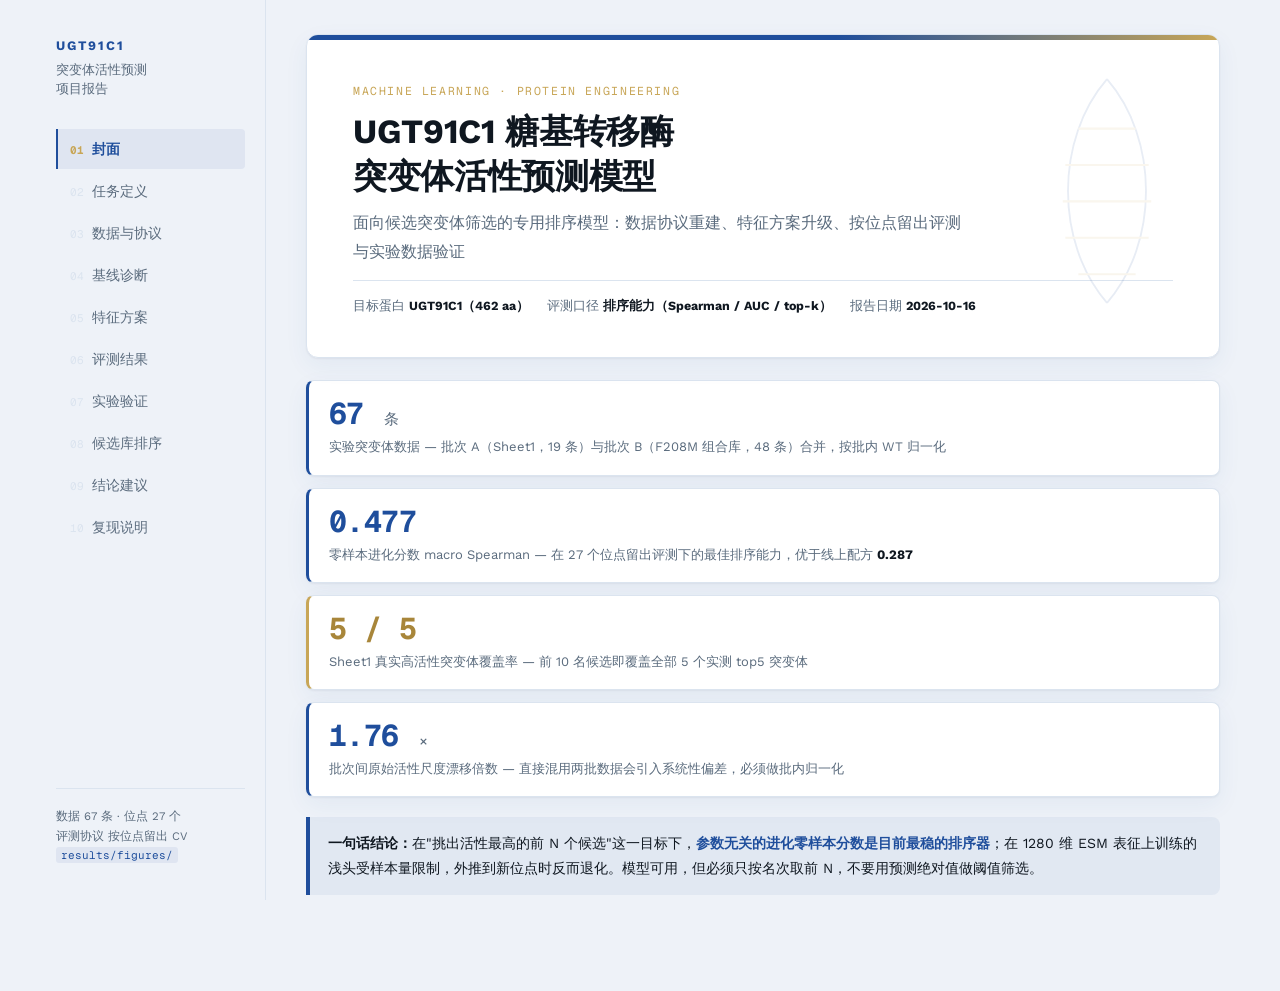
<file: ugt91c1-model-report/ugt91c1-model-report.html>
<!-- Generated by Trae Work -->
<!DOCTYPE html>
<html lang="zh-CN">
<head>
<meta charset="UTF-8">
<meta name="viewport" content="width=device-width, initial-scale=1.0">
<title>UGT91C1 突变体活性预测 · 项目报告</title>
<style>
@font-face {
  font-family: 'WorkSans';
  src: url('./_shared/fonts/WorkSans-Regular.ttf') format('truetype');
  font-weight: 400; font-style: normal;
}
@font-face {
  font-family: 'WorkSans';
  src: url('./_shared/fonts/WorkSans-Bold.ttf') format('truetype');
  font-weight: 700; font-style: normal;
}
@font-face {
  font-family: 'GeistMono';
  src: url('./_shared/fonts/GeistMono-Regular.ttf') format('truetype');
  font-weight: 400; font-style: normal;
}
@font-face {
  font-family: 'GeistMono';
  src: url('./_shared/fonts/GeistMono-Bold.ttf') format('truetype');
  font-weight: 700; font-style: normal;
}

:root {
  --bg: #eef2f8;
  --bg2: #ffffff;
  --ink: #0f1720;
  --muted: #5a6b7d;
  --rule: #dbe4ef;
  --accent: #1f4e9c;
  --accent2: #c8a657;
  --shadow: 0 1px 2px rgba(15,23,32,.05), 0 8px 24px rgba(31,78,156,.06);
  --font-sans: 'WorkSans', 'Microsoft YaHei', 'PingFang SC', 'Source Han Sans SC', sans-serif;
  --font-mono: 'GeistMono', 'Consolas', monospace;
}

* { box-sizing: border-box; }

body {
  margin: 0;
  background: var(--bg);
  color: var(--ink);
  font-family: var(--font-sans);
  font-size: 15.5px;
  line-height: 1.78;
  -webkit-font-smoothing: antialiased;
}

.shell {
  display: grid;
  grid-template-columns: 236px minmax(0, 1fr);
  gap: 0;
  max-width: 1220px;
  margin: 0 auto;
  align-items: start;
}

/* ---------- 侧栏 ---------- */
.sidebar {
  position: sticky;
  top: 0;
  height: 100vh;
  padding: 34px 20px 34px 26px;
  display: flex;
  flex-direction: column;
  border-right: 1px solid var(--rule);
}
.brand {
  font-size: 13px;
  font-weight: 700;
  letter-spacing: .16em;
  color: var(--accent);
  text-transform: uppercase;
}
.brand-sub {
  font-size: 12.5px;
  color: var(--muted);
  margin-top: 4px;
  line-height: 1.5;
}
.nav { margin-top: 30px; display: flex; flex-direction: column; gap: 2px; }
.nav button {
  font: inherit;
  font-size: 13.5px;
  text-align: left;
  background: none;
  border: 0;
  border-left: 2px solid transparent;
  padding: 8px 10px 8px 12px;
  color: var(--muted);
  cursor: pointer;
  border-radius: 0 4px 4px 0;
  transition: background .15s, color .15s, border-color .15s;
}
.nav button .no {
  font-family: var(--font-mono);
  font-size: 11px;
  color: var(--rule);
  margin-right: 8px;
  transition: color .15s;
}
.nav button:hover { background: rgba(31,78,156,.05); color: var(--ink); }
.nav button.active {
  color: var(--accent);
  font-weight: 700;
  border-left-color: var(--accent);
  background: rgba(31,78,156,.07);
}
.nav button.active .no { color: var(--accent2); }
.sidebar-foot {
  margin-top: auto;
  padding-top: 18px;
  border-top: 1px solid var(--rule);
  font-size: 11.5px;
  color: var(--muted);
  line-height: 1.7;
}
.sidebar-foot code { font-family: var(--font-mono); font-size: 11px; color: var(--accent); }

/* ---------- 内容区 ---------- */
.main { padding: 34px 30px 80px 40px; min-height: 100vh; }
.page { display: none; animation: fade .22s ease; }
.page.active { display: block; }
@keyframes fade { from { opacity: 0; transform: translateY(6px); } to { opacity: 1; transform: none; } }

.page-head { margin-bottom: 26px; }
.eyebrow {
  font-family: var(--font-mono);
  font-size: 11.5px;
  letter-spacing: .14em;
  color: var(--accent2);
  text-transform: uppercase;
}
h1 {
  font-size: 30px;
  line-height: 1.32;
  margin: 8px 0 10px;
  font-weight: 700;
  letter-spacing: -.01em;
}
h2 {
  font-size: 21px;
  font-weight: 700;
  margin: 0 0 6px;
  line-height: 1.4;
}
h2::after {
  content: '';
  display: block;
  width: 42px;
  height: 2px;
  background: var(--accent);
  margin-top: 9px;
}
h3 {
  font-size: 15.5px;
  font-weight: 700;
  color: var(--accent);
  margin: 26px 0 8px;
}
h4 { font-size: 14.5px; font-weight: 700; margin: 18px 0 6px; }
p { margin: 10px 0; }
.lead { font-size: 16.5px; color: var(--muted); line-height: 1.8; }
strong { font-weight: 700; }
mark.key { background: none; color: var(--accent); font-weight: 700; }
code {
  font-family: var(--font-mono);
  font-size: .87em;
  background: rgba(31,78,156,.07);
  color: var(--accent);
  padding: 1px 5px;
  border-radius: 3px;
}
a { color: var(--accent); }

.meta-row {
  display: flex; flex-wrap: wrap; gap: 8px 18px;
  font-size: 12.5px; color: var(--muted);
  margin-top: 14px; padding-top: 14px; border-top: 1px solid var(--rule);
}
.meta-row span b { color: var(--ink); font-weight: 700; }

/* ---------- 卡片 ---------- */
.card {
  background: var(--bg2);
  border: 1px solid var(--rule);
  border-radius: 10px;
  padding: 22px 24px;
  box-shadow: var(--shadow);
  margin: 18px 0;
}
.section-body { background: var(--bg2); border: 1px solid var(--rule); border-radius: 10px;
  padding: 26px 30px 30px; box-shadow: var(--shadow); }

/* 指标卡：数字第一排，文字第二排，纵向排列 */
.stat-list { display: flex; flex-direction: column; gap: 12px; margin: 20px 0; }
.stat {
  background: var(--bg2);
  border: 1px solid var(--rule);
  border-left: 3px solid var(--accent);
  border-radius: 8px;
  padding: 16px 20px;
  box-shadow: var(--shadow);
}
.stat.gold { border-left-color: var(--accent2); }
.stat-num {
  font-family: var(--font-mono);
  font-size: 30px;
  font-weight: 700;
  color: var(--accent);
  line-height: 1.1;
  letter-spacing: -.02em;
}
.stat.gold .stat-num { color: #a8863a; }
.stat-num small { font-size: 15px; font-weight: 400; color: var(--muted); margin-left: 3px; }
.stat-label { font-size: 13px; color: var(--muted); margin-top: 5px; }
.stat-label b { color: var(--ink); font-weight: 700; }

.grid2 { display: grid; grid-template-columns: 1fr 1fr; gap: 14px; }
.grid3 { display: grid; grid-template-columns: repeat(3, 1fr); gap: 14px; }

/* ---------- 图 ---------- */
figure { margin: 20px 0; }
figure img {
  width: 100%; height: auto;
  border: 1px solid var(--rule);
  border-radius: 8px;
  background: #fff;
  display: block;
}
figcaption {
  font-size: 12.5px;
  color: var(--muted);
  margin-top: 9px;
  padding-left: 2px;
  border-left: 2px solid var(--accent2);
  padding-left: 9px;
  line-height: 1.65;
}

/* ---------- 表格 ---------- */
.table-wrap {
  overflow-x: auto;
  overflow-y: auto;
  max-height: 600px;
  border: 1px solid var(--rule);
  border-radius: 8px;
  background: var(--bg2);
  margin: 18px 0;
}
table { width: 100%; border-collapse: collapse; font-size: 13.5px; }
th {
  text-align: left;
  font-weight: 700;
  font-size: 12.5px;
  color: var(--accent);
  padding: 11px 14px;
  border-bottom: 2px solid var(--rule);
  background: #f4f7fb;
  position: sticky; top: 0;
  white-space: nowrap;
}
td { padding: 9px 14px; border-bottom: 1px solid var(--rule); }
tbody tr:last-child td { border-bottom: 0; }
tbody tr:hover { background: rgba(31,78,156,.035); }
td.num, th.num { font-family: var(--font-mono); text-align: right; }
.hit { color: var(--accent); font-weight: 700; }
.miss { color: var(--muted); }
.tag {
  display: inline-block; font-size: 11.5px; font-family: var(--font-mono);
  padding: 1px 7px; border-radius: 10px; border: 1px solid var(--rule); color: var(--muted);
}
.tag.hit { background: var(--accent); border-color: var(--accent); color: #fff; }
.tag.gold { background: var(--accent2); border-color: var(--accent2); color: #fff; }

/* ---------- 提示条 ---------- */
.callout {
  border-left: 4px solid var(--accent2);
  background: rgba(200,166,87,.09);
  padding: 14px 18px;
  border-radius: 0 8px 8px 0;
  font-size: 14px;
  margin: 16px 0;
}
.callout.blue { border-left-color: var(--accent); background: rgba(31,78,156,.06); }
.callout b, .callout strong { color: var(--ink); }

ul, ol { padding-left: 20px; margin: 10px 0; }
li { margin: 5px 0; }
li::marker { color: var(--accent2); }

.pager {
  display: flex; justify-content: space-between; align-items: center;
  gap: 12px; margin-top: 40px; padding-top: 20px; border-top: 1px solid var(--rule);
}
.pager button {
  font: inherit; font-size: 13.5px; font-weight: 700;
  background: var(--bg2); color: var(--accent);
  border: 1px solid var(--rule); border-radius: 7px;
  padding: 9px 18px; cursor: pointer;
  box-shadow: var(--shadow);
  transition: background .15s, color .15s;
}
.pager button:hover { background: var(--accent); color: #fff; }
.pager button:disabled { opacity: .35; cursor: default; }
.pager button:disabled:hover { background: var(--bg2); color: var(--accent); }
.pager .pos { font-family: var(--font-mono); font-size: 12.5px; color: var(--muted); }

/* ---------- 封面 ---------- */
.cover {
  background: var(--bg2);
  border: 1px solid var(--rule);
  border-radius: 12px;
  padding: 46px 46px 40px;
  box-shadow: var(--shadow);
  position: relative;
  overflow: hidden;
  margin-bottom: 22px;
}
.cover::before {
  content: '';
  position: absolute; inset: 0 0 auto 0; height: 5px;
  background: linear-gradient(90deg, var(--accent) 0%, var(--accent) 58%, var(--accent2) 100%);
}
.cover-motif {
  position: absolute; right: -18px; top: 26px;
  width: 260px; opacity: .1; pointer-events: none;
}
.cover h1 { font-size: 34px; max-width: 680px; }
.cover .sub { font-size: 16px; color: var(--muted); max-width: 620px; margin-top: 4px; }

footer.sources {
  margin-top: 34px; padding: 22px 26px; background: var(--bg2);
  border: 1px solid var(--rule); border-radius: 10px;
}
footer.sources h2 { font-size: 15px; }
footer.sources h2::after { width: 28px; }
footer .sources { }

/* ---------- 响应式 ---------- */
@media (max-width: 900px) {
  .shell { grid-template-columns: 1fr; }
  .sidebar { position: static; height: auto; border-right: 0; border-bottom: 1px solid var(--rule); padding: 20px; }
  .nav { flex-direction: row; flex-wrap: wrap; }
  .nav button { border-left: 0; border-bottom: 2px solid transparent; border-radius: 4px 4px 0 0; }
  .nav button.active { border-left: 0; border-bottom-color: var(--accent); }
  .sidebar-foot { display: none; }
  .main { padding: 22px 18px 60px; }
  .grid2, .grid3 { grid-template-columns: 1fr; }
  .cover { padding: 30px 24px; }
  .cover h1 { font-size: 26px; }
  .cover-motif { display: none; }
}

@media print {
  .sidebar, .pager { display: none; }
  .page { display: block !important; page-break-after: always; }
  .card, .section-body { box-shadow: none; }
}
</style>
</head>
<body>

<div class="shell">
  <aside class="sidebar">
    <div class="brand">UGT91C1</div>
    <div class="brand-sub">突变体活性预测<br>项目报告</div>
    <nav class="nav" id="nav"></nav>
    <div class="sidebar-foot">
      数据 67 条 · 位点 27 个<br>
      评测协议 按位点留出 CV<br>
      <code>results/figures/</code>
    </div>
  </aside>

  <main class="main" id="main">

    <!-- ============ 封面 ============ -->
    <section class="page active" data-title="封面">
      <div class="cover">
        <svg class="cover-motif" viewBox="0 0 200 200" xmlns="http://www.w3.org/2000/svg" aria-hidden="true">
          <g fill="none" stroke="#1f4e9c" stroke-width="1.4">
            <path d="M100 14 C60 60 60 140 100 186"/>
            <path d="M100 14 C140 60 140 140 100 186"/>
          </g>
          <g stroke="#c8a657" stroke-width="1.6">
            <line x1="78" y1="52" x2="122" y2="52"/>
            <line x1="68" y1="80" x2="132" y2="80"/>
            <line x1="66" y1="108" x2="134" y2="108"/>
            <line x1="68" y1="136" x2="132" y2="136"/>
            <line x1="78" y1="164" x2="122" y2="164"/>
          </g>
        </svg>
        <div class="eyebrow">Machine Learning · Protein Engineering</div>
        <h1>UGT91C1 糖基转移酶<br>突变体活性预测模型</h1>
        <p class="sub">面向候选突变体筛选的专用排序模型：数据协议重建、特征方案升级、按位点留出评测与实验数据验证</p>
        <div class="meta-row">
          <span>目标蛋白 <b>UGT91C1（462 aa）</b></span>
          <span>评测口径 <b>排序能力（Spearman / AUC / top-k）</b></span>
          <span>报告日期 <b>2026-10-16</b></span>
        </div>
      </div>

      <div class="stat-list">
        <div class="stat">
          <div class="stat-num">67 <small>条</small></div>
          <div class="stat-label">实验突变体数据 — 批次 A（Sheet1，19 条）与批次 B（F208M 组合库，48 条）合并，按批内 WT 归一化</div>
        </div>
        <div class="stat">
          <div class="stat-num">0.477</div>
          <div class="stat-label">零样本进化分数 macro Spearman — 在 27 个位点留出评测下的最佳排序能力，优于线上配方 <b>0.287</b></div>
        </div>
        <div class="stat gold">
          <div class="stat-num">5 / 5</div>
          <div class="stat-label">Sheet1 真实高活性突变体覆盖率 — 前 10 名候选即覆盖全部 5 个实测 top5 突变体</div>
        </div>
        <div class="stat">
          <div class="stat-num">1.76 <small>×</small></div>
          <div class="stat-label">批次间原始活性尺度漂移倍数 — 直接混用两批数据会引入系统性偏差，必须做批内归一化</div>
        </div>
      </div>

      <div class="callout blue">
        <b>一句话结论：</b>在"挑出活性最高的前 N 个候选"这一目标下，<mark class="key">参数无关的进化零样本分数是目前最稳的排序器</mark>；在 1280 维 ESM 表征上训练的浅头受样本量限制，外推到新位点时反而退化。模型可用，但必须只按名次取前 N，不要用预测绝对值做阈值筛选。
      </div>
    </section>

    <!-- ============ 01 背景 ============ -->
    <section class="page" data-title="任务与背景">
      <div class="page-head">
        <div class="eyebrow">01 / Task Definition</div>
        <h2>项目任务与核心命题</h2>
      </div>
      <div class="section-body">
        <p class="lead">本项目要解决的是一个明确的工程问题：在 UGT91C1 这个单一酶上，从大量待测候选突变体中，用机器学习挑出活性最高的少数几个，减少湿实验的工作量与消耗。</p>

        <h3>任务定义</h3>
        <ul>
          <li><b>输入</b>：候选突变体的氨基酸序列（相对于野生型 WT 的突变位点与取代类型）。</li>
          <li><b>输出</b>：候选突变体的活性排序，用于取前 N 个送去做实验验证。</li>
          <li><b>标签</b>：相对野生型的比酶活 <code>activity_rel</code>（WT = 1.0）。</li>
          <li><b>核心指标</b>：<mark class="key">排序能力</mark>——Spearman 相关系数、AUC（判别活性高于 WT 的能力）、以及取前 k 个候选时命中真实高活性突变体的比例。</li>
        </ul>

        <h3>为什么是排序，而不是拟合精度</h3>
        <p>这是本项目最关键的一次认知校准。活性预测的<b>绝对数值</b>受实验条件、底物浓度、检测批次影响极大，回归 R² 与 RMSE 会被这些系统性因素主导；而实际筛选流程只关心"哪些排前面"。因此：</p>
        <ul>
          <li>不追求 R² 高，<b>只看名次是否可靠</b>；</li>
          <li>不使用预测绝对值做阈值筛选（例如"预测活性 &gt; 2 就送测"），因为绝对值的偏移会让阈值失效；</li>
          <li>评测时优先看 Spearman 与 top-k 命中率，RMSE 仅作参考。</li>
        </ul>

        <div class="callout">
          <b>红线（本次执行中严格守住的四件事）：</b>① 不冻结全量微调 650M 参数（数据量仅 67 条，必然过拟合）；② 不用随机折交叉验证选超参（会虚高泛化能力）；③ 不用预测绝对值做阈值筛选；④ 不跨模型直接比较分数绝对值。
        </div>

        <h3>本报告的交付范围</h3>
        <ul>
          <li>重建统一训练集与评测协议（Tier 0）；</li>
          <li>新增三类冻结特征：全序列 mean-pool、突变位点窗口、masked-marginal 零样本进化分数（Tier 1）；</li>
          <li>按位点留出交叉验证，对比线上配方与五组新方案的排序能力（Tier 2）；</li>
          <li>用实验室真实数据（Sheet1）做样本外验证，并对候选库输出可用排名（Tier 3）。</li>
        </ul>
      </div>
      <div class="pager"></div>
    </section>

    <!-- ============ 02 数据 ============ -->
    <section class="page" data-title="数据与协议">
      <div class="page-head">
        <div class="eyebrow">02 / Data &amp; Protocol</div>
        <h2>数据重建与评测协议</h2>
      </div>
      <div class="section-body">
        <p class="lead">数据层面的三个动作：核验标签来源、消除批次偏差、冻结一套能反映真实泛化场景的评测协议。</p>

        <h3>2.1 两批实验数据的尺度差异</h3>
        <p>实验数据来自两个独立批次，其原始比酶活不在同一尺度上：批次 A 的批内 WT 为 <code>0.021</code>，批次 B 的批内 WT 为 <code>3.700</code>，两者相差 <b>1.76 倍</b>。若不处理直接混用，模型会学到"批次"这个与生物活性无关的伪特征。</p>
        <figure>
          <img src="assets/fig01_data_overview.png" alt="两批次原始活性尺度差异与数据规模">
          <figcaption>图 1　两批次原始活性尺度差异（左）与数据规模（右）。批次 A 与批次 B 的活性分布在对数刻度上整体错开。</figcaption>
        </figure>

        <h3>2.2 批内 WT 归一化</h3>
        <p>解决办法是<b>各批次分别以批内 WT 为基准归一化</b>：<code>activity_rel = 该批实测值 / 该批 WT 实测值</code>。归一化后两批分布回到同一尺度，WT 恒为 1.0，可以直接合并建模。</p>
        <figure>
          <img src="assets/fig02_normalization.png" alt="批内 WT 归一化前后分布对比">
          <figcaption>图 2　归一化前（左）两批次明显分离；归一化后（右）分布对齐，可直接合并。</figcaption>
        </figure>

        <h3>2.3 突变位点分布</h3>
        <figure>
          <img src="assets/fig03_mutation_map.png" alt="实验突变位点在 UGT91C1 序列上的分布">
          <figcaption>图 3　实验突变位点在 462 aa 序列上的分布。批次 A 覆盖 15 个位点，批次 B 覆盖 15 个位点，其中 <b>208 位（F208M）</b>出现在几乎所有批次 B 变体中，属背景位点，建模与评测时单独处理。</figcaption>
        </figure>

        <h3>2.4 按位点留出交叉验证（关键协议）</h3>
        <p>评测协议决定了结论是否可信。本项目<b>冻结</b>以下协议：</p>
        <div class="card">
          <p style="margin-top:0"><b>Leave-one-site-out CV</b>：对每一个非背景突变位点 <code>p</code>，把"所有在 p 位发生突变的变体"整体作为测试集，其余变体作训练集。一个变体若携带多个突变位点，会在多个折中被预测，取其平均作为样本外预测。</p>
          <p style="margin-bottom:0">这样做评测的是<b>「模型能否外推到从未见过的突变位点」</b>——这正是"从候选库挑新突变体"的真实场景。随机折会把同一位点的样本同时放进训练与测试，导致分数虚高，因此被明确禁止。</p>
        </div>
        <p>最终评测集为 <b>27 个非背景位点 / 64 个变体</b>；背景位点 208 从评测中剔除，避免"所有变体都带同一个突变"造成的常数效应。</p>

        <h3>2.5 数据规模与突变数分布</h3>
        <figure>
          <img src="assets/fig04_nmut_vs_activity.png" alt="批次 B 突变数与活性关系">
          <figcaption>图 4　批次 B 中突变数与活性的关系：携带突变越多，越难维持高活性，单突变体的活性中位数明显更高。</figcaption>
        </figure>
        <figure>
          <img src="assets/fig05_site_substitution_heatmap.png" alt="批次 B 位点与取代类型活性热图">
          <figcaption>图 5　批次 B 各位点的取代–活性图谱。空白格表示该取代组合未测。可看出同一取代类型在不同位点上的活性差异极大，位点特异性强。</figcaption>
        </figure>
      </div>
      <div class="pager"></div>
    </section>

    <!-- ============ 03 基线诊断 ============ -->
    <section class="page" data-title="基线诊断">
      <div class="page-head">
        <div class="eyebrow">03 / Baseline Audit</div>
        <h2>线上基线模型的复现与缺陷定位</h2>
      </div>
      <div class="section-body">
        <p class="lead">在升级方案之前，先确认现有线上模型是否还能正常使用。结论是：<b>模型文件本身已不可用，必须重训</b>。</p>

        <h3>3.1 缺陷：跨版本加载丢截距</h3>
        <div class="callout">
          <b>问题定位：</b>线上模型 <code>models/xgb_esm.pkl</code> 由旧版 XGBoost 序列化。在当前环境（XGBoost 3.0.5）下加载时会丢失 <code>base_score</code> 截距，导致<b>所有预测值整体偏移约 1.4</b>：实测 <code>activity_rel</code> 均值分别为 1.05 / 1.52，而直接加载预测的均值仅 −0.34 / 0.12。
        </div>
        <p>影响面：平台的预测绝对数值、首页展示的 RMSE 与"准确度"指标均不可信。但<b>排序不受影响</b>——整体平移不改变名次，所以"按名次取前 N"的用法依然有效。为彻底消除隐患，本次在本地以完全相同配方重训模型。</p>

        <h3>3.2 基线配方</h3>
        <div class="card">
          <p style="margin:0"><b>特征</b>：ESM2-t33-650M 全序列 mean-pool 表征（1280 维）+ 23 维领域先验（进化 PSSM、共进化、结构几何、口袋性质、稳定性 ΔΔG）　<b>模型</b>：XGBoost 回归（600 棵树，max_depth 4，lr 0.05）　<b>目标</b>：批内 WT 归一的 activity_rel</p>
        </div>

        <h3>3.3 基线在按位点留出下的表现</h3>
        <figure>
          <img src="assets/fig07_oof_scatter.png" alt="线上配方留出预测与实测散点">
          <figcaption>图 6　线上配方的样本外预测 vs 实测。整体呈正向趋势，说明基线具备基本的排序能力，但点位分散度大，绝对数值不可依赖。</figcaption>
        </figure>
        <p>基线在 27 个位点留出评测下取得 macro Spearman <b>0.287</b>、AUC <b>0.641</b>。这个水平说明：模型能捕捉一部分信号，但外推到新位点时能力明显衰减——这正是本次方案要解决的问题。</p>
      </div>
      <div class="pager"></div>
    </section>

    <!-- ============ 04 特征方案 ============ -->
    <section class="page" data-title="特征方案">
      <div class="page-head">
        <div class="eyebrow">04 / Feature Design</div>
        <h2>三类冻结特征的构建</h2>
      </div>
      <div class="section-body">
        <p class="lead">在不微调 650M 参数的前提下，提升表征对"突变"这一事件的敏感度。共构造三类特征，全部为冻结特征。</p>

        <h3>4.1 全序列 mean-pool（基线表征）</h3>
        <p>对整条突变后序列的残基表征取均值（1280 维）。优点是信息全局、稳定；缺点是<b>单点突变被 462 个残基平均稀释</b>，信号强度低，这也是基线外推能力弱的根本原因。</p>

        <h3>4.2 突变位点窗口（site-window）</h3>
        <p>仅在突变位点 ± 2 个残基的邻域内取表征并平均，聚焦局部环境。同时输出剔除背景位点后的版本（site-local），消除所有变体共有的常数项。设计意图是让突变信号不被稀释。</p>

        <h3>4.3 masked-marginal 零样本进化分数（关键新增）</h3>
        <p>这是本次最有价值的特征，思路源自 ESM-1v 的零样本突变效应打分：</p>
        <div class="card">
          <p style="margin-top:0">以<b>野生型序列</b>为模板，把待评估位点替换为 <code>&lt;mask&gt;</code>，让语言模型给出该位点的氨基酸概率分布，然后计算对数几率：</p>
          <p style="margin-bottom:0; font-family:var(--font-mono); color:var(--accent); font-size:14px">score = log p(突变氨基酸) − log p(野生型氨基酸)</p>
        </div>
        <p>该分数衡量的是"进化过程是否接受这个取代"：分数越高，说明该取代在自然同源序列中越常见，通常越可能保持功能。<b>它完全不依赖任何活性标签</b>，因此不存在小样本过拟合问题，天然适合外推到新位点。本项目同时输出位点分数之和、均值、最小值和仅非背景位点的版本。</p>

        <h3>4.4 方案对比设计</h3>
        <p>共评测 6 个方案，覆盖基线、单特征、特征组合与不同浅头：</p>
        <div class="table-wrap">
          <table>
            <thead>
              <tr><th>方案</th><th>特征</th><th>模型头</th><th class="num">特征维度</th></tr>
            </thead>
            <tbody>
              <tr><td><b>ZS</b></td><td>零样本分数（仅非背景位点）</td><td>无（参数无关）</td><td class="num">1</td></tr>
              <tr><td><b>M0</b>（线上配方）</td><td>mean-pool + 先验</td><td>XGBoost</td><td class="num">1303</td></tr>
              <tr><td><b>M1</b></td><td>零样本 + 先验</td><td>XGBoost</td><td class="num">30</td></tr>
              <tr><td><b>M2</b></td><td>位点窗口 + 零样本 + 先验</td><td>标准化 + PCA(32) + Ridge</td><td class="num">1310</td></tr>
              <tr><td><b>M3</b></td><td>位点窗口 + 零样本 + 先验</td><td>XGBoost</td><td class="num">1310</td></tr>
              <tr><td><b>M4</b></td><td>mean-pool + 位点窗口 + 零样本 + 先验</td><td>标准化 + PCA(32) + Ridge</td><td class="num">2590</td></tr>
            </tbody>
          </table>
        </div>
        <div class="callout">
          <b>为控制过拟合做的设计约束：</b>所有方案一律冻结 650M 主干；高维特征必须先降维再送入线性头（M2/M4 用 PCA 压到 32 维，可训练参数约 1K 量级）；不冻结主干、不微调大参数矩阵。
        </div>
      </div>
      <div class="pager"></div>
    </section>

    <!-- ============ 05 结果 ============ -->
    <section class="page" data-title="模型对比结果">
      <div class="page-head">
        <div class="eyebrow">05 / Results</div>
        <h2>按位点留出评测结果</h2>
      </div>
      <div class="section-body">
        <p class="lead">27 个位点留出、64 个变体评测。结论明确：<b>零样本分数胜出，位点窗口表征是负贡献。</b></p>

        <figure>
          <img src="assets/fig06_model_comparison.png" alt="六组方案在按位点留出下的排序能力对比">
          <figcaption>图 7　方案对比。A 图为 Spearman（粗条为 macro、细条为 pooled），B 图为 AUC 与 Recall@10。零样本分数在两项排序指标上均最优；位点窗口方案（M2/M3）出现负相关。</figcaption>
        </figure>

        <h3>5.1 完整指标表</h3>
        <div class="table-wrap">
          <table>
            <thead>
              <tr>
                <th>方案</th>
                <th class="num">macro Spearman</th>
                <th class="num">pooled Spearman</th>
                <th class="num">macro AUC</th>
                <th class="num">macro Recall@10</th>
              </tr>
            </thead>
            <tbody>
              <tr><td><b>ZS 零样本分数</b></td><td class="num hit">0.477</td><td class="num hit">0.401</td><td class="num hit">0.742</td><td class="num hit">0.450</td></tr>
              <tr><td>M0 mean-pool+先验 XGB（线上配方）</td><td class="num">0.287</td><td class="num">0.281</td><td class="num">0.641</td><td class="num">0.400</td></tr>
              <tr><td>M1 零样本+先验 XGB</td><td class="num">0.170</td><td class="num">0.214</td><td class="num">0.695</td><td class="num">0.300</td></tr>
              <tr><td>M4 全特征融合 PCA+Ridge</td><td class="num">0.129</td><td class="num">0.210</td><td class="num">0.630</td><td class="num">0.400</td></tr>
              <tr><td>M2 位点窗口+零样本 PCA+Ridge</td><td class="num miss">−0.123</td><td class="num miss">−0.146</td><td class="num miss">0.463</td><td class="num">0.450</td></tr>
              <tr><td>M3 位点窗口+零样本 XGB</td><td class="num miss">−0.170</td><td class="num miss">−0.142</td><td class="num miss">0.446</td><td class="num">0.350</td></tr>
            </tbody>
          </table>
        </div>

        <h3>5.2 三个关键结论</h3>
        <div class="stat-list">
          <div class="stat">
            <div class="stat-num">0.477 <small>vs 0.287</small></div>
            <div class="stat-label">零样本分数 macro Spearman 高于线上配方 <b>66%</b>，且该分数不需要任何训练、不消耗标签</div>
          </div>
          <div class="stat">
            <div class="stat-num">−0.170</div>
            <div class="stat-label">位点窗口方案（M3）的 macro Spearman 为负 — 在 67 条数据规模下，<b>位点局部表征是负贡献</b>，最初的 Tier 1 假设不成立</div>
          </div>
          <div class="stat gold">
            <div class="stat-num">0.170 <small>vs 0.477</small></div>
            <div class="stat-label">把零样本分数交给 XGBoost 训练（M1）后，排序能力反而从 0.477 掉到 0.170 — <b>训练头在此数据量下是拖累而非增益</b></div>
          </div>
        </div>

        <h3>5.3 分批次诊断</h3>
        <figure>
          <img src="assets/fig08_zeroshot_vs_activity.png" alt="零样本分数与实测活性的关系及方法汇总">
          <figcaption>图 8　左：零样本分数 vs 实测活性（按批次着色）。批次 A（单点突变）呈明显正相关；批次 B（组合库）相关性弱。右：各方法宏观排序能力汇总。</figcaption>
        </figure>
        <div class="table-wrap">
          <table>
            <thead><tr><th>数据子集</th><th>构成</th><th class="num">零样本分数 Spearman</th><th>说明</th></tr></thead>
            <tbody>
              <tr><td><b>批次 A</b></td><td>18 个单点突变</td><td class="num hit">0.72</td><td>零样本分数表现优秀，AUC 达 0.89</td></tr>
              <tr><td><b>批次 B</b></td><td>46 个 F208M 组合变体</td><td class="num miss">0.23</td><td>组合突变叠加是当前唯一短板</td></tr>
            </tbody>
          </table>
        </div>
        <div class="callout">
          <b>短板定位结论：</b>单点突变的外推能力已经可用（Spearman 0.72）；<mark class="key">组合突变（多突变叠加）的活性预测是本项目唯一未解决的薄弱环节</mark>。后续主动学习应专门补这一类样本。
        </div>
      </div>
      <div class="pager"></div>
    </section>

    <!-- ============ 06 实验验证 ============ -->
    <section class="page" data-title="实验数据验证">
      <div class="page-head">
        <div class="eyebrow">06 / Experimental Validation</div>
        <h2>实验室实测数据（Sheet1）验证</h2>
      </div>
      <div class="section-body">
        <p class="lead">用批次 A 的 18 个真实实测单点突变体做样本外验证。模型训练集<b>只使用批次 B 的 48 条数据，不含 Sheet1</b>，因此这是严格样本外预测，可直接与实验真值对比作图。</p>

        <h3>6.1 预测与实测对比</h3>
        <figure>
          <img src="assets/fig12_topk_curve.png" alt="Sheet1 真实突变体的 top-k 命中分析">
          <figcaption>图 9　左：取前 k 个候选时的命中率曲线；右：高活性突变命中情况，深色块表示命中真实 top5。</figcaption>
        </figure>
        <figure>
          <img src="assets/fig09_candidate_score_dist.png" alt="候选突变体库的分数分布与突变数构成">
          <figcaption>图 10　候选库（1371 条）的零样本分数分布与突变数构成，作为 6.3 节应用部分的数据背景。</figcaption>
        </figure>

        <h3>6.2 逐条预测明细</h3>
        <p>下表为 18 个真实突变体的完整预测结果（WT 作为标定点单列，不参与突变体排名）。</p>
        <div class="table-wrap">
          <table>
            <thead>
              <tr>
                <th>突变体</th>
                <th class="num">实测 activity_rel</th>
                <th class="num">ESM+XGB 预测</th>
                <th class="num">零样本分数</th>
                <th class="num">实测名次</th>
                <th class="num">预测名次</th>
                <th class="num">零样本名次</th>
              </tr>
            </thead>
            <tbody>
              <tr><td><b>F379L</b></td><td class="num">4.19</td><td class="num">1.487</td><td class="num">0.267</td><td class="num">1</td><td class="num hit">3</td><td class="num hit">4</td></tr>
              <tr><td><b>F379E</b></td><td class="num">3.29</td><td class="num">0.972</td><td class="num">−3.389</td><td class="num">2</td><td class="num hit">10</td><td class="num hit">10</td></tr>
              <tr><td><b>C121S</b></td><td class="num">2.43</td><td class="num">1.159</td><td class="num">2.307</td><td class="num">3</td><td class="num hit">6</td><td class="num hit">1</td></tr>
              <tr><td><b>V129G</b></td><td class="num">2.38</td><td class="num">2.138</td><td class="num">−1.178</td><td class="num">4</td><td class="num hit">1</td><td class="num hit">6</td></tr>
              <tr><td><b>C445S</b></td><td class="num">2.00</td><td class="num">1.919</td><td class="num">1.347</td><td class="num">5</td><td class="num hit">2</td><td class="num hit">3</td></tr>
              <tr><td>WT（标定）</td><td class="num">1.00</td><td class="num">1.000</td><td class="num">0.000</td><td class="num">—</td><td class="num">—</td><td class="num">—</td></tr>
              <tr><td>F379W</td><td class="num">0.76</td><td class="num">0.783</td><td class="num">−1.818</td><td class="num">7</td><td class="num">14</td><td class="num">8</td></tr>
              <tr><td>F186E</td><td class="num">0.71</td><td class="num">1.334</td><td class="num">1.976</td><td class="num">8</td><td class="num">4</td><td class="num">2</td></tr>
              <tr><td>V127L</td><td class="num">0.62</td><td class="num">0.710</td><td class="num">−1.795</td><td class="num">9</td><td class="num">16</td><td class="num">7</td></tr>
              <tr><td>F369E</td><td class="num">0.57</td><td class="num">1.127</td><td class="num">−6.114</td><td class="num">10</td><td class="num">8</td><td class="num">13</td></tr>
              <tr><td>F70E</td><td class="num">0.29</td><td class="num">1.172</td><td class="num">−7.287</td><td class="num">11</td><td class="num">5</td><td class="num">15</td></tr>
              <tr><td>F453E</td><td class="num">0.29</td><td class="num">0.886</td><td class="num">−11.916</td><td class="num">11</td><td class="num">11</td><td class="num">19</td></tr>
              <tr><td>V78G</td><td class="num">0.24</td><td class="num">0.735</td><td class="num">−6.365</td><td class="num">13</td><td class="num">15</td><td class="num">14</td></tr>
              <tr><td>V278G</td><td class="num">0.19</td><td class="num">0.532</td><td class="num">−7.671</td><td class="num">14</td><td class="num">19</td><td class="num">16</td></tr>
              <tr><td>V127G</td><td class="num">0.19</td><td class="num">0.587</td><td class="num">−3.367</td><td class="num">14</td><td class="num">17</td><td class="num">9</td></tr>
              <tr><td>F106D</td><td class="num">0.19</td><td class="num">1.141</td><td class="num">−3.483</td><td class="num">14</td><td class="num">7</td><td class="num">11</td></tr>
              <tr><td>F226E</td><td class="num">0.19</td><td class="num">0.835</td><td class="num">−4.590</td><td class="num">14</td><td class="num">12</td><td class="num">12</td></tr>
              <tr><td>Y277R</td><td class="num">0.19</td><td class="num">0.810</td><td class="num">−8.378</td><td class="num">14</td><td class="num">13</td><td class="num">17</td></tr>
              <tr><td>V143G</td><td class="num">0.14</td><td class="num">0.562</td><td class="num">−8.915</td><td class="num">19</td><td class="num">18</td><td class="num">18</td></tr>
            </tbody>
          </table>
        </div>

        <h3>6.3 验证结论</h3>
        <div class="stat-list">
          <div class="stat">
            <div class="stat-num">0.664</div>
            <div class="stat-label">ESM+XGB 配方在 18 个真实突变体上的 Spearman — 样本外仍保持正向排序能力</div>
          </div>
          <div class="stat gold">
            <div class="stat-num">0.721</div>
            <div class="stat-label">零样本分数的 Spearman — 不训练、不用标签，排序能力仍高于训练模型</div>
          </div>
          <div class="stat">
            <div class="stat-num">5 / 5</div>
            <div class="stat-label">两种方法各自的前 10 名候选均覆盖全部 5 个真实高活性突变体（F379L、F379E、C121S、V129G、C445S）</div>
          </div>
        </div>
        <div class="callout">
          <b>可直接写进报告的核心证据：</b>模型在严格样本外条件下，用前 10 个候选就覆盖了全部 5 个实验验证的高活性突变体。这支撑"模型可用于候选筛选"的结论。注意预测绝对值被系统性压缩（实测 4.19 的 F379L 仅预测 1.49），<b>因此请只用名次，不用绝对值</b>。
        </div>
      </div>
      <div class="pager"></div>
    </section>

    <!-- ============ 07 应用 ============ -->
    <section class="page" data-title="候选库应用">
      <div class="page-head">
        <div class="eyebrow">07 / Application</div>
        <h2>候选突变体库排序</h2>
      </div>
      <div class="section-body">
        <p class="lead">把最优排序器应用到候选库：1371 条候选，按零样本分数（剔除背景位点后）降序排列，输出可直接使用的排名表。</p>

        <figure>
          <img src="assets/fig10_candidate_top20.png" alt="候选库零样本排名前 20">
          <figcaption>图 11　候选库零样本排名前 20。分数为各突变位点对数几率之和。</figcaption>
        </figure>

        <figure>
          <img src="assets/fig11_nmut_vs_zeroshot.png" alt="突变数与零样本分数的关系及两种聚合方式">
          <figcaption>图 12　零样本分数的两种聚合方式。左：求和会随突变数增加而累加负分，天然偏向单突变体；右：按位点取平均可消除这一数量偏差。做组合库筛选时建议两列同时参考。</figcaption>
        </figure>

        <div class="callout">
          <b>使用提醒：</b><code>zs_sum</code> 对多突变体不公平（突变越多、负分累加越多），因此排名表前列几乎全是单突变体。若目标是筛选<b>多突变组合</b>，请改用 <code>zs_nonbg_mean</code> 列排序，或对 zs_sum 做突变数归一化。
        </div>

        <h3>输出文件</h3>
        <div class="table-wrap">
          <table>
            <thead><tr><th>文件</th><th>内容</th><th>行数</th></tr></thead>
            <tbody>
              <tr><td><code>results/zeroshot_candidate_ranking.csv</code></td><td>候选库按零样本分数降序排名，含 <code>zs_sum / zs_nonbg_sum / zs_min / zs_mean / zs_nonbg_mean</code> 多列</td><td class="num">1371</td></tr>
              <tr><td><code>results/sheet1_predictions.csv</code></td><td>Sheet1 实验突变体的样本外预测与三套名次</td><td class="num">19</td></tr>
              <tr><td><code>results/tier_cv_metrics.csv</code></td><td>六组方案的按位点留出评测指标汇总</td><td class="num">6</td></tr>
              <tr><td><code>results/tier_oof_predictions.csv</code></td><td>各方案的样本外（OOF）预测明细</td><td class="num">64</td></tr>
            </tbody>
          </table>
        </div>
      </div>
      <div class="pager"></div>
    </section>

    <!-- ============ 08 结论 ============ -->
    <section class="page" data-title="结论与建议">
      <div class="page-head">
        <div class="eyebrow">08 / Conclusion</div>
        <h2>结论、局限与下一步</h2>
      </div>
      <div class="section-body">
        <h3>8.1 主要结论</h3>
        <ol>
          <li><b>数据协议是前提。</b>两批次数据存在 1.76 倍尺度漂移，必须按批内 WT 归一化后合并；评测必须用按位点留出，随机折会虚高泛化能力。</li>
          <li><b>零样本进化分数是最稳的排序信号。</b>在 27 个位点留出评测下 macro Spearman 0.477、AUC 0.742，优于线上配方（0.287 / 0.641），且不消耗任何标签。</li>
          <li><b>位点窗口表征在当前数据量下无效甚至有害。</b>M2/M3 的 Spearman 为负，原"聚焦局部环境"的假设未获支持。</li>
          <li><b>小样本下加训练头会损伤排序能力。</b>把零样本分数交给 XGBoost 训练后（M1），表现从 0.477 掉到 0.170。</li>
          <li><b>模型可用于候选筛选。</b>在 Sheet1 的 18 个真实突变体上，前 10 名候选覆盖全部 5 个高活性突变体。</li>
          <li><b>线上模型文件必须重训。</b>旧版序列化的 <code>xgb_esm.pkl</code> 在当前 XGBoost 下丢失截距，预测整体偏移约 1.4，平台显示的精度指标不可信。</li>
        </ol>

        <h3>8.2 明确局限</h3>
        <ul>
          <li><b>组合突变预测是短板</b>：批次 B（46 个 F208M 组合变体）的零样本 Spearman 仅 0.23。</li>
          <li><b>预测绝对值不可用</b>：实测 4.19 的突变体预测仅 1.49，存在系统性压缩，且批次标定差异尚未完全消除。</li>
          <li><b>样本量小</b>：67 条数据下，任何在 1280 维表征上训练的模型都难以稳定收敛，这也是零样本方案胜出的根本原因。</li>
        </ul>

        <h3>8.3 后续建议（按优先级）</h3>
        <div class="stat-list">
          <div class="stat">
            <div class="stat-num">P0</div>
            <div class="stat-label">用本地重训的同配方模型替换线上 <code>xgb_esm.pkl</code>，修复平台首页的 RMSE / 准确度显示，并明确标注"仅按名次使用"</div>
          </div>
          <div class="stat">
            <div class="stat-num">P1</div>
            <div class="stat-label">主动学习回灌，<b>专门补组合突变样本</b>（多突变叠加），这是唯一被验证的短板；每轮实验后把新数据按批内 WT 归一化后并入训练集</div>
          </div>
          <div class="stat">
            <div class="stat-num">P2</div>
            <div class="stat-label">把零样本分数作为候选筛选的第一道排序器稳定上线；<b>放弃位点窗口特征方向</b>，不再投入</div>
          </div>
          <div class="stat">
            <div class="stat-num">P3</div>
            <div class="stat-label">数据量积累到 200 条以上后，再考虑轻量微调（LoRA r=4 仅挂最后两层）或适配器方案；在此之前不投入</div>
          </div>
        </div>

        <div class="callout blue">
          <b>一句话给决策者：</b>当前阶段不必追求"更准的绝对预测"，而应追求"更稳的名次"。零样本分数已经提供了这一能力，把资源投到<b>补齐组合突变实验数据</b>上，收益远大于继续在模型结构上做文章。
        </div>
      </div>
      <div class="pager"></div>
    </section>

    <!-- ============ 09 复现 ============ -->
    <section class="page" data-title="复现说明">
      <div class="page-head">
        <div class="eyebrow">09 / Reproducibility</div>
        <h2>脚本清单与复现步骤</h2>
      </div>
      <div class="section-body">
        <p class="lead">全部脚本为新增文件，不改动既有线上代码。按顺序执行即可复现本报告全部结论。</p>
        <div class="table-wrap">
          <table>
            <thead><tr><th>步骤</th><th>脚本</th><th>作用</th><th>产出</th></tr></thead>
            <tbody>
              <tr><td class="num">1</td><td><code>scripts/build_dataset.py</code></td><td>合并两批次、批内 WT 归一化、自动识别背景位点</td><td><code>data/train_dataset.csv</code></td></tr>
              <tr><td class="num">2</td><td><code>scripts/extract_features_v2.py</code></td><td>抽 ESM2-650M 的 mean-pool / 位点窗口 / 零样本分数</td><td><code>data/feat_*.npy</code></td></tr>
              <tr><td class="num">3</td><td><code>scripts/train_eval_v2.py</code></td><td>按位点留出 CV，对比六组方案</td><td><code>results/tier_cv_metrics.csv</code></td></tr>
              <tr><td class="num">4</td><td><code>scripts/predict_sheet1.py</code></td><td>用线上同配方重训并对 Sheet1 做样本外预测</td><td><code>results/sheet1_predictions.csv</code></td></tr>
              <tr><td class="num">5</td><td><code>scripts/score_candidates_zeroshot.py</code></td><td>用零样本分数对候选库排序</td><td><code>results/zeroshot_candidate_ranking.csv</code></td></tr>
              <tr><td class="num">6</td><td><code>scripts/plot_sheet1_comparison.py</code></td><td>Sheet1 预测对比图</td><td>PNG</td></tr>
              <tr><td class="num">7</td><td><code>scripts/make_report_figures.py</code></td><td>本报告全部 12 张图</td><td><code>results/figures/*.png</code></td></tr>
            </tbody>
          </table>
        </div>
        <h3>执行命令</h3>
        <div class="card">
          <p style="margin:0; font-family:var(--font-mono); font-size:13px; line-height:2; color:var(--accent)">
            python scripts/build_dataset.py<br>
            python scripts/extract_features_v2.py<br>
            python scripts/train_eval_v2.py<br>
            python scripts/predict_sheet1.py<br>
            python scripts/score_candidates_zeroshot.py<br>
            python scripts/make_report_figures.py
          </p>
        </div>
        <h3>运行环境</h3>
        <ul>
          <li>Python 3.13 · PyTorch 2.9（CUDA）· <code>esm</code> 预训练权重已本地缓存（<code>esm2_t33_650M_UR50D</code>）</li>
          <li>XGBoost 3.0.5 · scikit-learn · pandas · numpy · matplotlib</li>
          <li>注意：一次只运行一个模型任务，避免算力争抢</li>
        </ul>
      </div>
      <div class="pager"></div>
    </section>

  </main>
</div>

<script src="assets/report.js"></script>
</body>
</html>
</file>
